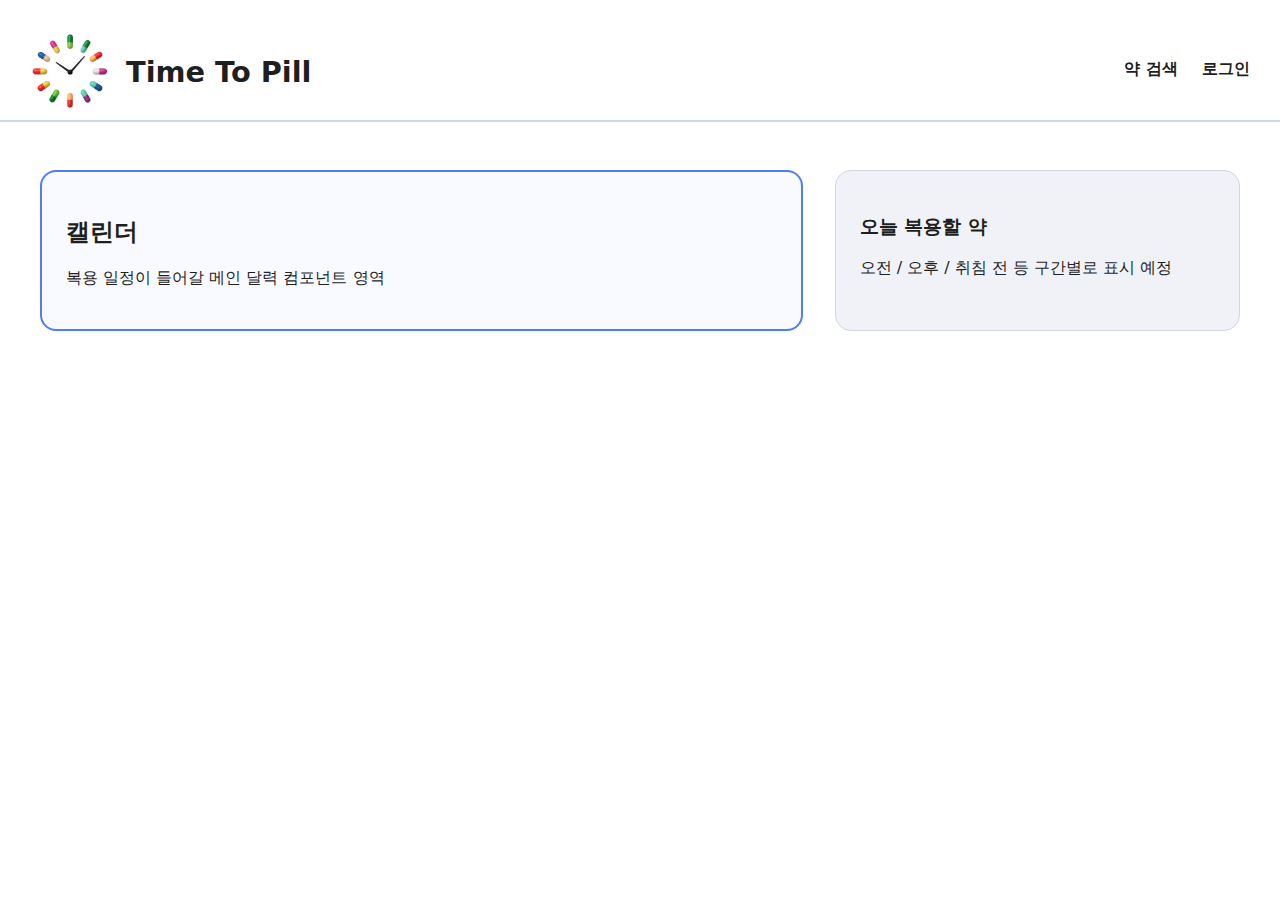
<file: src/main/resources/static/index.html>
<!DOCTYPE html>
<html lang="ko">
<head>
    <meta charset="UTF-8">
    <title>Time To Pill | 홈</title>
    <link rel="stylesheet" href="css/styles.css">
</head>
<body>
<header class="app-header">
    <div class="brand">
        <div class="brand__icon" aria-hidden="true" onclick><img src="img/logo.png" alt="Time To Pill 로고"></div>
        <div class="brand__title">Time To Pill</div>
    </div>
    <nav class="header-links">
        <a class="header-links__item">약 검색</a>     <!--로그인 전에는 약 검색 기능 막기에 대한 추후 고민 필요-->
        <a class="header-links__item" href="login.html">로그인</a>
    </nav>
</header>

<main>
    <section class="stack stack--spread">
        <div class="card card--outline" style="flex:2;">
            <h2>캘린더</h2>
            <p>복용 일정이 들어갈 메인 달력 컴포넌트 영역</p>
        </div>
        <div class="card" style="flex:1;">
            <h3>오늘 복용할 약</h3>
            <p>오전 / 오후 / 취침 전 등 구간별로 표시 예정</p>
        </div>
    </section>
</main>
</body>
</html>
</file>
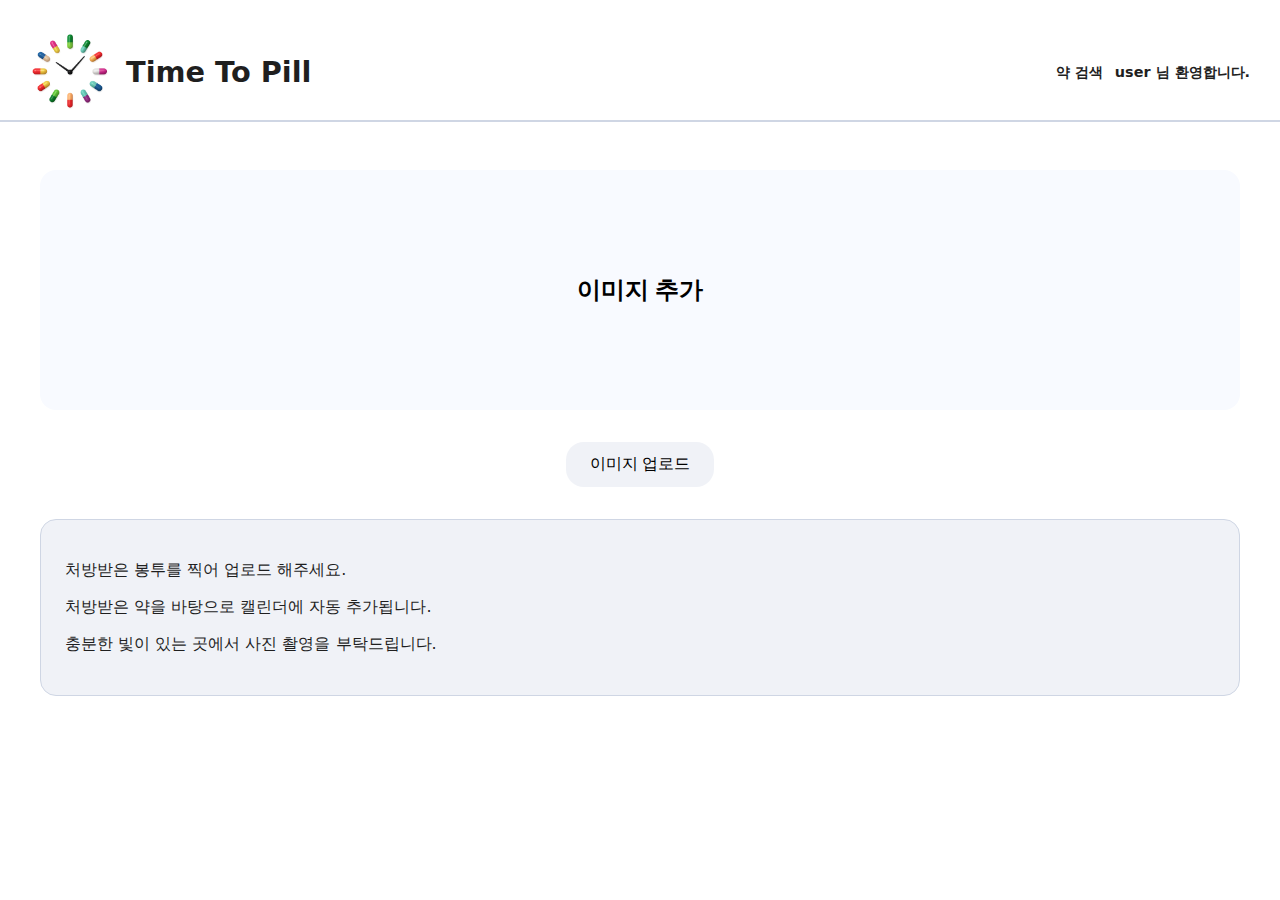
<file: src/main/resources/static/add-pill.html>
<!DOCTYPE html>
<html lang="ko">
<head>
    <meta charset="UTF-8">
    <title>복용 약 추가 | Time To Pill</title>
    <link rel="stylesheet" href="css/styles.css">
</head>
<body>
<header class="app-header">
    <div class="brand">
        <div class="brand__icon" aria-hidden="true">
            <a href="home-auth.html">
                <img src="img/logo.png" alt="Time To Pill 로고">
            </a>
        </div>
        <a class="brand__title">Time To Pill</a>
    </div>
    <div class="header-links user-slot">
        <div class="user-slot__menu dropdown">
            <span class="dropdown__toggle">약 검색</span>
            <div class="dropdown__menu" role="menu">
                <a class="header-links__item" href="add-pill.html" role="menuitem">처방약 검색</a>
                <a class="header-links__item" href="search.html" role="menuitem">비처방약 검색</a>
            </div>
        </div>
        <div class="user-slot__menu dropdown">
            <span class="dropdown__toggle">user 님 환영합니다.</span>
            <div class="dropdown__menu" role="menu">
                <a class="header-links__item" href="mypage.html" role="menuitem">마이페이지</a>
                <a class="header-links__item" href="index.html" role="menuitem">로그아웃</a>
            </div>
        </div>
    </div>
</header>

<main>
    <section class="stack stack--column">
        <button class="card card--outline" style="min-height:240px; border:none; cursor:pointer;">
            <h2>이미지 추가</h2>
        </button>
        <button class="btn" style="align-self:center;" onclick="location.href='alerts.html'">이미지 업로드</button>
        <div class="card">
            <p>처방받은 봉투를 찍어 업로드 해주세요.</p>
            <p>처방받은 약을 바탕으로 캘린더에 자동 추가됩니다.</p>
            <p>충분한 빛이 있는 곳에서 사진 촬영을 부탁드립니다.</p>
        </div>
    </section>
</main>
</body>
</html>
</file>
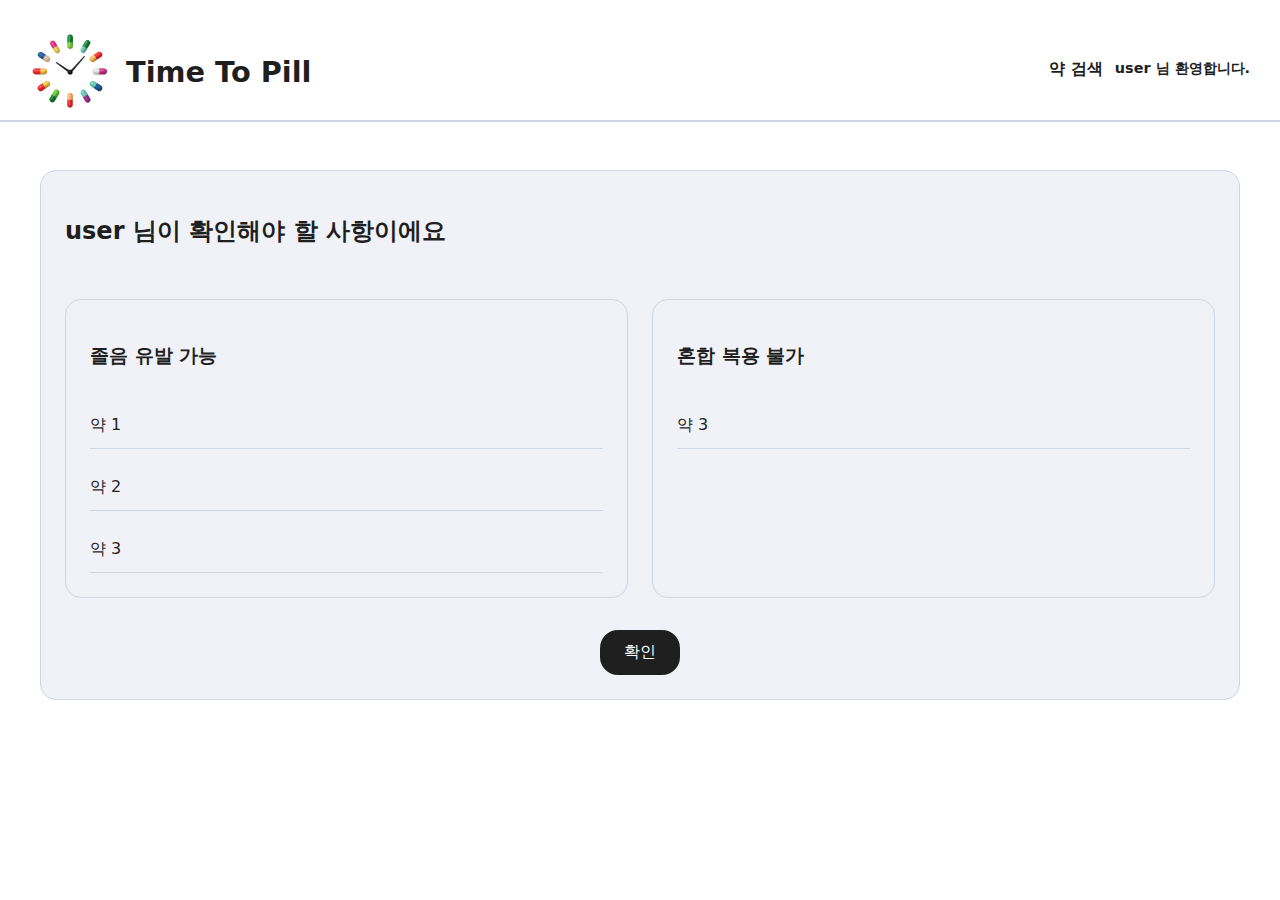
<file: src/main/resources/static/alerts.html>
<!DOCTYPE html>
<html lang="ko">
<head>
    <meta charset="UTF-8">
    <title>주의 약물 | Time To Pill</title>
    <link rel="stylesheet" href="css/styles.css">
</head>
<body>
<header class="app-header">
    <div class="brand">
        <div class="brand__icon" aria-hidden="true">
            <a href="home-auth.html">
                <img src="img/logo.png" alt="Time To Pill 로고">
            </a>
        </div>
        <a class="brand__title" href="home-auth.html">Time To Pill</a>
    </div>
    <div class="header-links user-slot">
        <a class="header-links__item" href="search.html">약 검색</a>
        <div class="user-slot__menu">
            <span>user 님 환영합니다.</span>
        </div>
    </div>
</header>

<main>
    <section class="card stack stack--column">
        <h2>user 님이 확인해야 할 사항이에요</h2>
        <div class="grid grid--two">
            <div class="card table-card">
                <h3>졸음 유발 가능</h3>
                <div class="table-card__row">약 1</div>
                <div class="table-card__row">약 2</div>
                <div class="table-card__row">약 3</div>
            </div>
            <div class="card table-card">
                <h3>혼합 복용 불가</h3>
                <div class="table-card__row">약 3</div>
            </div>
        </div>
        <a class="btn btn--primary" style="align-self:center;" href="add-pill.html">확인</a>
    </section>
</main>
</body>
</html>
</file>
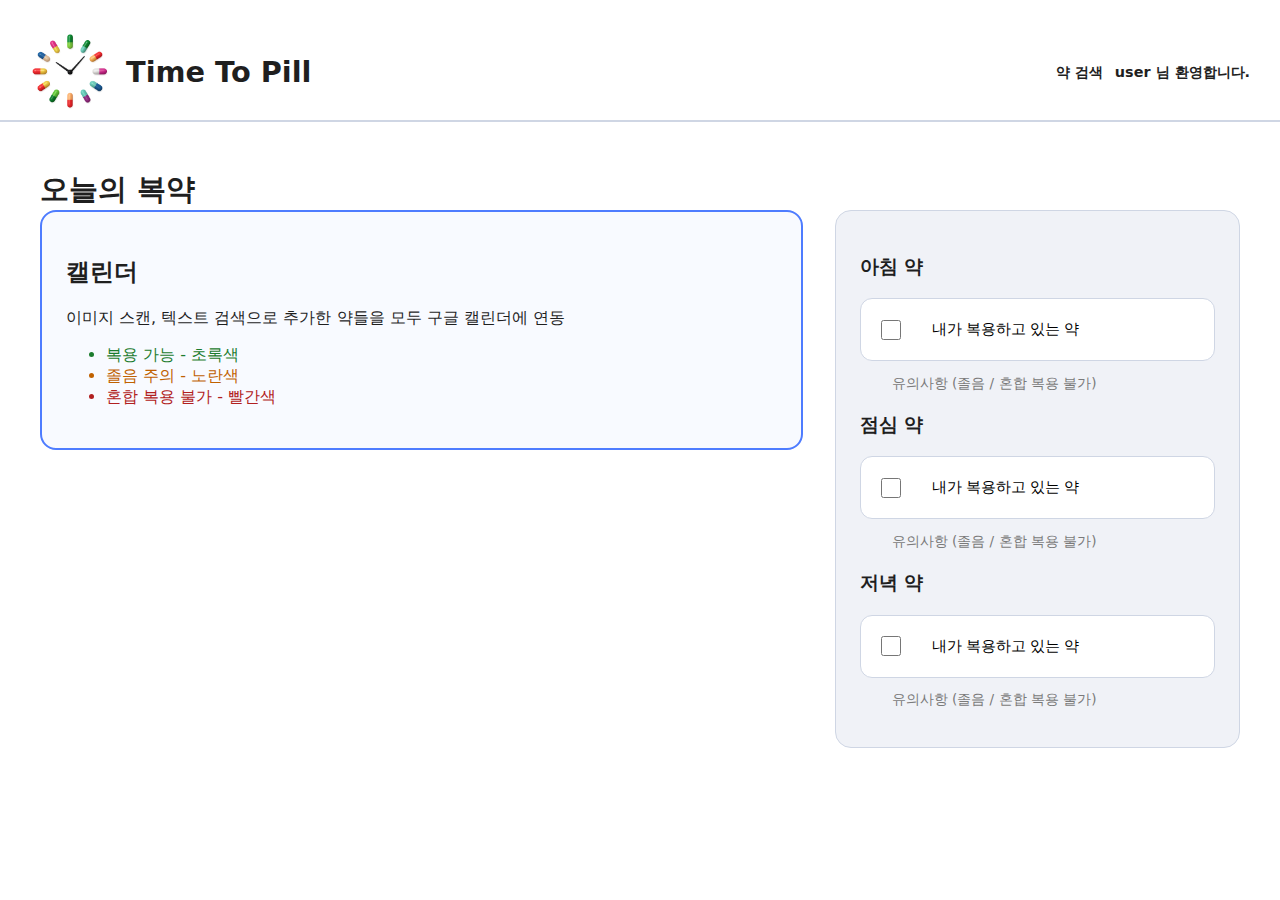
<file: src/main/resources/static/home-auth.html>
<!DOCTYPE html>
<html lang="ko">
<head>
    <meta charset="UTF-8">
    <title>Time To Pill | 홈 (로그인)</title>
    <link rel="stylesheet" href="css/styles.css">
</head>
<body>
<header class="app-header">
    <div class="brand">
        <div class="brand__icon" aria-hidden="true">
            <a href="home-auth.html">
                <img src="img/logo.png" alt="Time To Pill 로고">
            </a>
        </div>
        <div class="brand__title" onclick="location.href='home-auth.html'">Time To Pill</div>
    </div>
    <div class="header-links user-slot">
        <div class="user-slot__menu dropdown">
            <span class="dropdown__toggle">약 검색</span>
            <div class="dropdown__menu" role="menu">
                <a class="header-links__item" href="add-pill.html" role="menuitem">처방약 검색</a>
                <a class="header-links__item" href="search.html" role="menuitem">비처방약 검색</a>
            </div>
        </div>
        <div class="user-slot__menu dropdown">
            <span class="dropdown__toggle">user 님 환영합니다.</span>
            <div class="dropdown__menu" role="menu">
                <a class="header-links__item" href="mypage.html" role="menuitem">마이페이지</a>
                <a class="header-links__item" href="index.html" role="menuitem">로그아웃</a>
            </div>
        </div>
    </div>
</header>

<main>
    <div class="brand__title">오늘의 복약</div>
    <section class="stack stack--spread" style="align-items:flex-start;">
        <div class="card card--outline" style="flex:2;">
            <h2>캘린더</h2>
            <p>이미지 스캔, 텍스트 검색으로 추가한 약들을 모두 구글 캘린더에 연동</p>
            <ul>
                <li class="pill-status--ok">복용 가능 - 초록색</li>
                <li class="pill-status--warn">졸음 주의 - 노란색</li>
                <li class="pill-status--danger">혼합 복용 불가 - 빨간색</li>
            </ul>
        </div>
        <div class="card" style="flex:1;">
            <div class="pill-section">
                <h3>아침 약</h3>
                <div class="checkbox-row">
                    <input type="checkbox">
                    <button type="button" class="pill-detail-btn" data-pill="아침 약 1">내가 복용하고 있는 약</button>
                </div>
                <p class="warning-note">유의사항 (졸음 / 혼합 복용 불가)</p>
            </div>
            <div class="pill-section" style="margin-top:16px;">
                <h3>점심 약</h3>
                <div class="checkbox-row">
                    <input type="checkbox">
                    <button type="button" class="pill-detail-btn" data-pill="점심 약 1">내가 복용하고 있는 약</button>
                </div>
                <p class="warning-note">유의사항 (졸음 / 혼합 복용 불가)</p>
            </div>
            <div class="pill-section" style="margin-top:16px;">
                <h3>저녁 약</h3>
                <div class="checkbox-row">
                    <input type="checkbox">
                    <button type="button" class="pill-detail-btn" data-pill="저녁 약 1">내가 복용하고 있는 약</button>
                </div>
                <p class="warning-note">유의사항 (졸음 / 혼합 복용 불가)</p>
            </div>
        </div>
    </section>
</main>
<div class="overlay" id="pillDetailOverlay" aria-hidden="true">
    <div class="modal-card" role="dialog" aria-modal="true">
        <button class="modal-card__close" aria-label="닫기">&times;</button>
        <h2 id="pillDetailTitle">약품 상세</h2>
        <p id="pillDetailDescription">선택한 약품의 상세 정보가 이곳에 표시됩니다.</p>
        <button class="btn btn--primary" id="pillDetailCloseBtn">닫기</button>
    </div>
</div>

<script>
    const overlay = document.getElementById('pillDetailOverlay');
    const titleEl = document.getElementById('pillDetailTitle');
    const descEl = document.getElementById('pillDetailDescription');
    const closeButtons = [overlay.querySelector('.modal-card__close'), document.getElementById('pillDetailCloseBtn')];

    document.querySelectorAll('.pill-detail-btn').forEach((btn) => {
        btn.addEventListener('click', () => {
            const pillName = btn.dataset.pill || '복용 중인 약';
            titleEl.textContent = pillName;
            descEl.textContent = `${pillName}의 효능, 복용 방법, 주의사항 등이 여기에 노출됩니다.`;
            overlay.classList.add('is-active');
            overlay.setAttribute('aria-hidden', 'false');
        });
    });

    const closeOverlay = () => {
        overlay.classList.remove('is-active');
        overlay.setAttribute('aria-hidden', 'true');
    };

    closeButtons.forEach((btn) => btn.addEventListener('click', closeOverlay));
    overlay.addEventListener('click', (event) => {
        if (event.target === overlay) {
            closeOverlay();
        }
    });
</script>
</body>
</html>
</file>
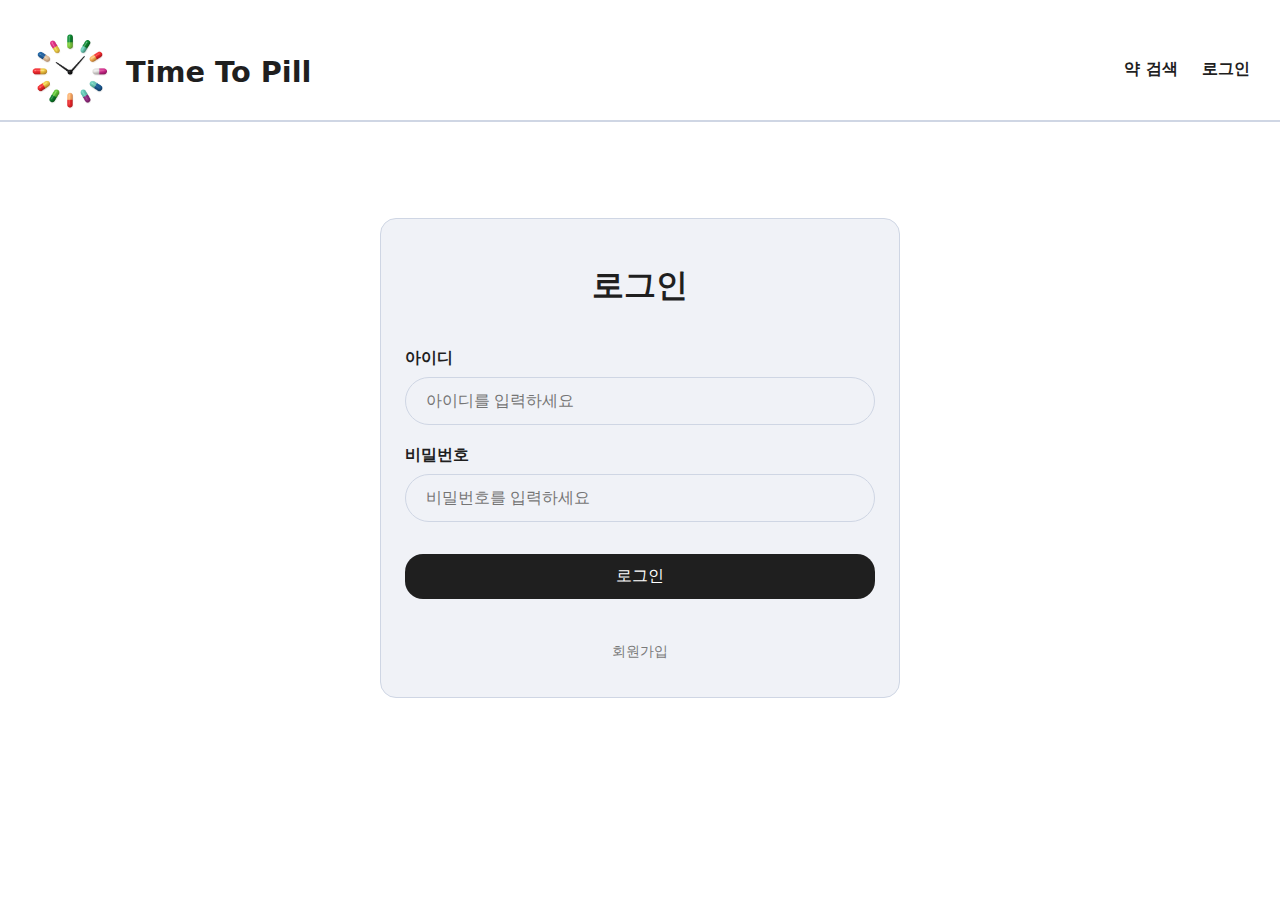
<file: src/main/resources/static/login.html>
<!DOCTYPE html>
<html lang="ko">
<head>
    <meta charset="UTF-8">
    <title>로그인 | Time To Pill</title>
    <link rel="stylesheet" href="css/styles.css">
</head>
<body>
<header class="app-header">
    <div class="brand">
        <div class="brand__icon" aria-hidden="true">
            <a href="home-auth.html">
                <img src="img/logo.png" alt="Time To Pill 로고">
            </a>
        </div>
        <a class="brand__title" href="index.html">Time To Pill</a>
    </div>
    <nav class="header-links">
        <a class="header-links__item" href="search.html">약 검색</a>
        <a class="header-links__item" href="login.html">로그인</a>
    </nav>
</header>

<main>
    <form class="form card">
        <h1 class="form__title">로그인</h1>
        <label class="form__group">
            <span class="form__label">아이디</span>
            <input class="form__input" type="text" placeholder="아이디를 입력하세요">
        </label>
        <label class="form__group">
            <span class="form__label">비밀번호</span>
            <input class="form__input" type="password" placeholder="비밀번호를 입력하세요">
        </label>
        <div class="stack stack--column" style="margin-top:32px;">
            <button type="button" class="btn btn--primary" onclick="location.href='home-auth.html'">로그인</button>
            <button type="button" class="form__helper" style="text-align:center;" onclick="location.href='register.html'">회원가입</button>
        </div>
    </form>
</main>
</body>
</html>
</file>
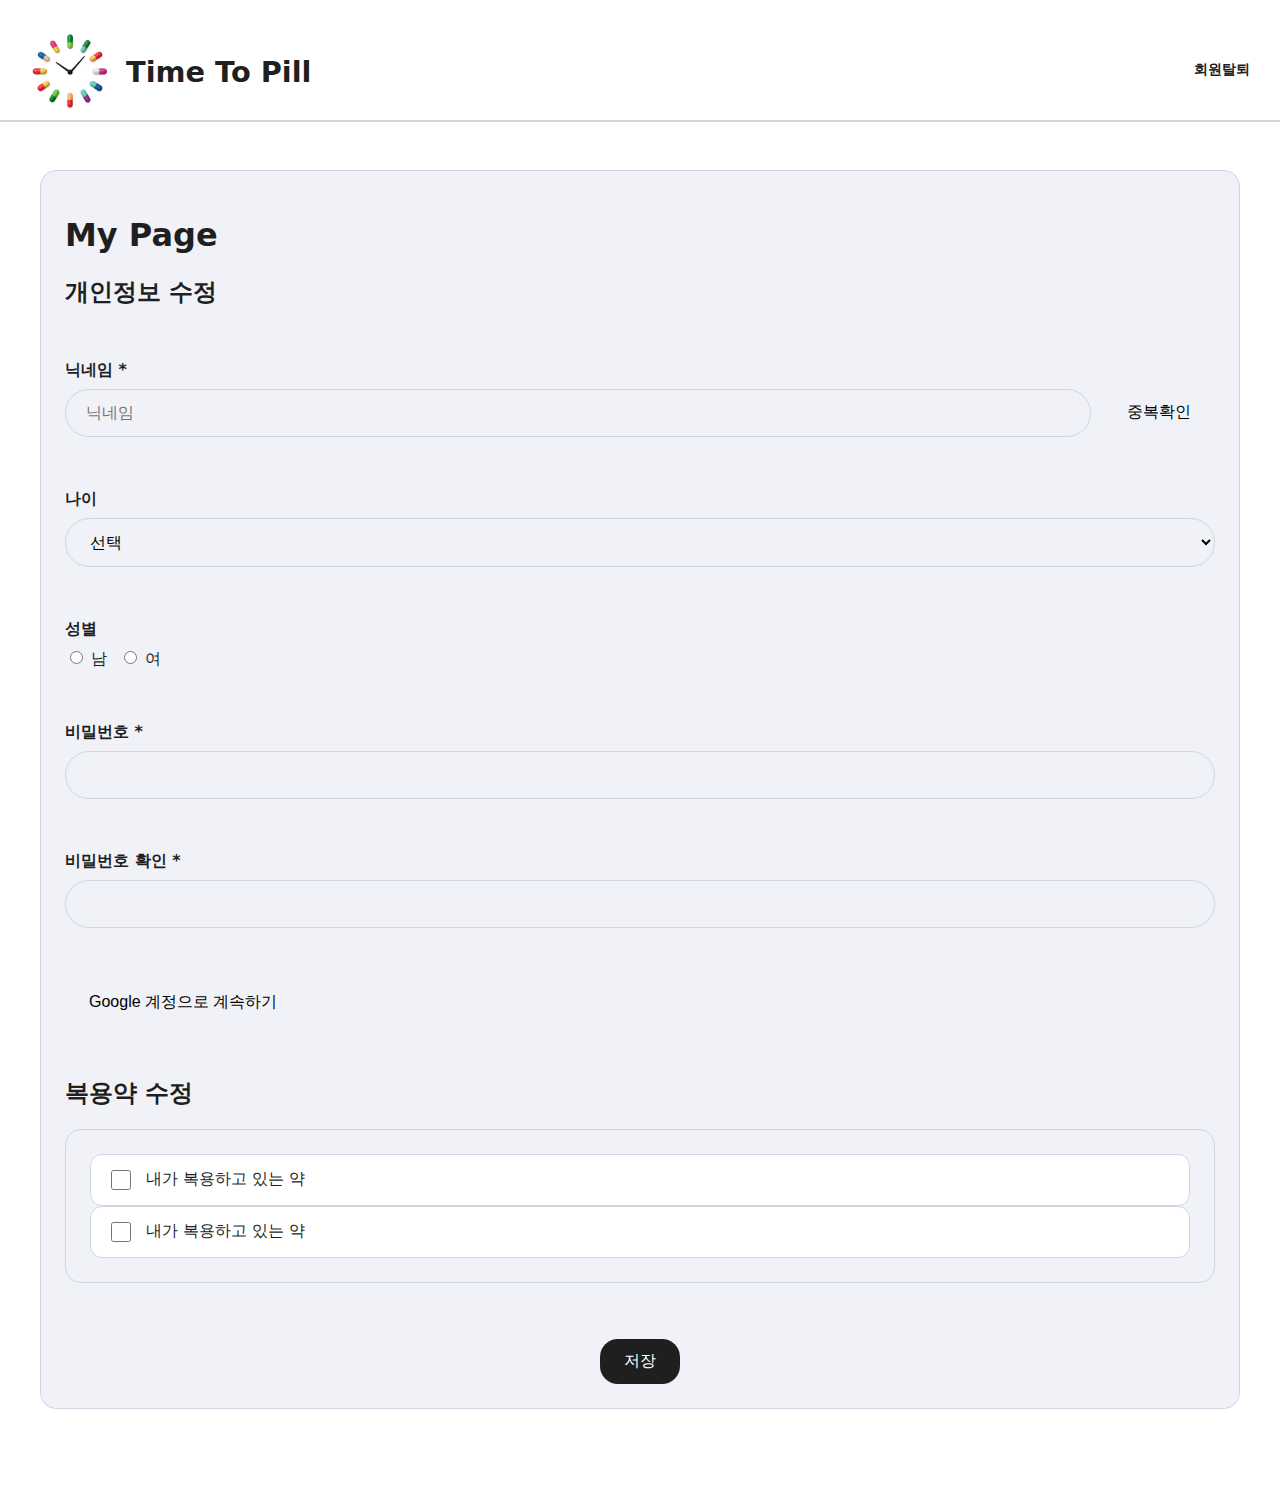
<file: src/main/resources/static/mypage.html>
<!DOCTYPE html>
<html lang="ko">
<head>
    <meta charset="UTF-8">
    <title>마이페이지 | Time To Pill</title>
    <link rel="stylesheet" href="css/styles.css">
</head>
<body>
<header class="app-header">
    <div class="brand">
        <div class="brand__icon" aria-hidden="true">
            <a href="home-auth.html">
                <img src="img/logo.png" alt="Time To Pill 로고">
            </a>
        </div>
        <a class="brand__title" href="home-auth.html">Time To Pill</a>
    </div>
    <div class="header-links user-slot">
        <!--<a class="header-links__item" href="search.html">약 검색</a>-->
        <div class="user-slot__menu">
            <!--<span>user 님 환영합니다.</span>-->
            <a class="header-links__item" href="index.html">회원탈퇴</a>
        </div>
    </div>
</header>

<main>
    <section class="card stack stack--column">
        <div>
            <h1>My Page</h1>
            <h2>개인정보 수정</h2>
        </div>
        <form class="stack stack--column">
            <div class="form__group">
                <span class="form__label">닉네임 *</span>
                <div class="form__inline">
                    <input class="form__input" type="text" placeholder="닉네임" style="flex:1;">
                    <button type="button" class="btn">중복확인</button>
                </div>
            </div>
            <div class="form__group">
                <span class="form__label">나이</span>
                <select class="form__select">
                    <option>선택</option>
                </select>
            </div>
            <div class="form__group">
                <span class="form__label">성별</span>
                <div class="form__inline">
                    <label><input type="radio" name="mypage-gender"> 남</label>
                    <label><input type="radio" name="mypage-gender"> 여</label>
                </div>
            </div>
            <label class="form__group">
                <span class="form__label">비밀번호 *</span>
                <input class="form__input" type="password">
            </label>
            <label class="form__group">
                <span class="form__label">비밀번호 확인 *</span>
                <input class="form__input" type="password">
            </label>
            <button type="button" class="btn" style="align-self:flex-start;">Google 계정으로 계속하기</button>
        </form>

        <section>
            <h2>복용약 수정</h2>
            <div class="card" style="max-height:220px; overflow:auto;">
                <div class="checkbox-row">
                    <input type="checkbox"> <span>내가 복용하고 있는 약</span>
                </div>
                <div class="checkbox-row">
                    <input type="checkbox"> <span>내가 복용하고 있는 약</span>
                </div>
            </div>
        </section>

        <button type="button" class="btn btn--primary" style="align-self:center; margin-top:24px;" onclick="location.href='home-auth.html'">저장</button>
    </section>
</main>
</body>
</html>
</file>
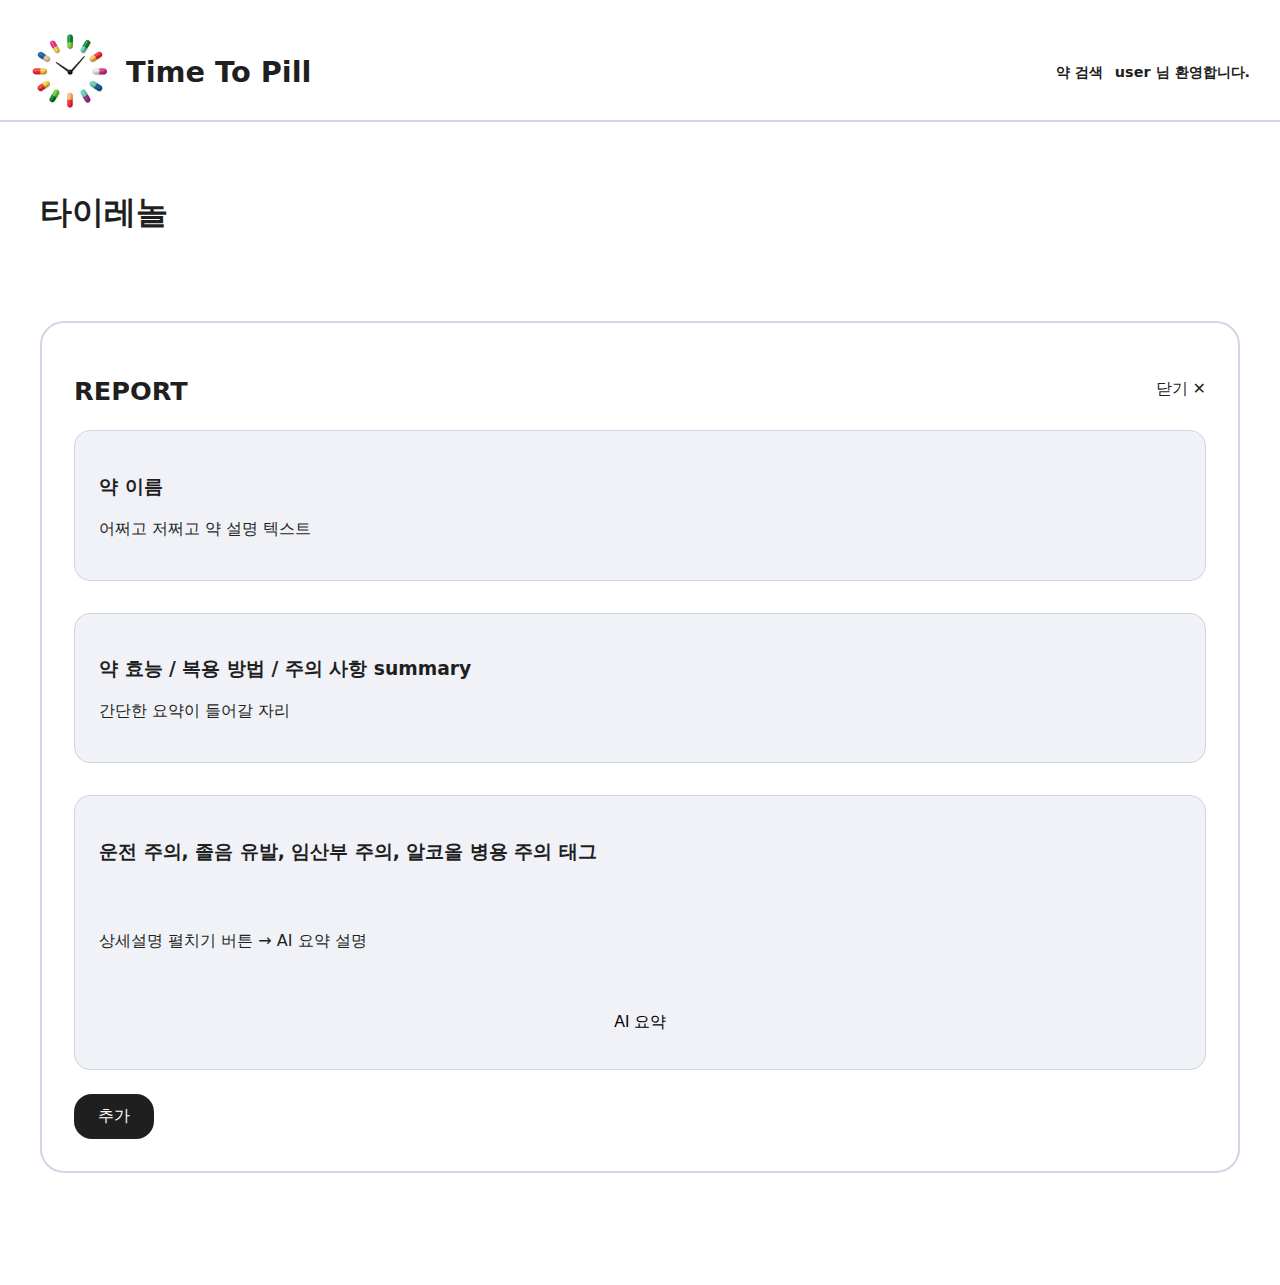
<file: src/main/resources/static/pill-report.html>
<!DOCTYPE html>
<html lang="ko">
<head>
    <meta charset="UTF-8">
    <title>약 리포트 | Time To Pill</title>
    <link rel="stylesheet" href="css/styles.css">
</head>
<body>
<header class="app-header">
    <div class="brand">
        <div class="brand__icon" aria-hidden="true">
            <a href="home-auth.html">
                <img src="img/logo.png" alt="Time To Pill 로고">
            </a>
        </div>
        <a class="brand__title" href="home-auth.html">Time To Pill</a>
    </div>
    <div class="header-links user-slot">
        <div class="user-slot__menu dropdown">
            <span class="dropdown__toggle">약 검색</span>
            <div class="dropdown__menu" role="menu">
                <a class="header-links__item" href="add-pill.html" role="menuitem">처방약 검색</a>
                <a class="header-links__item" href="search.html" role="menuitem">비처방약 검색</a>
            </div>
        </div>
        <div class="user-slot__menu dropdown">
            <span class="dropdown__toggle">user 님 환영합니다.</span>
            <div class="dropdown__menu" role="menu">
                <a class="header-links__item" href="mypage.html" role="menuitem">마이페이지</a>
                <a class="header-links__item" href="index.html" role="menuitem">로그아웃</a>
            </div>
        </div>
    </div>
</header>

<main>
    <section class="stack stack--column">
        <h1>타이레놀</h1>
        <article class="modal">
            <header class="stack stack--spread" style="align-items:center;">
                <h2 class="modal__title">REPORT</h2>
                <a class="header-links__item" href="search-results.html">닫기 ✕</a>
            </header>
            <div class="stack stack--column">
                <div class="card">
                    <h3>약 이름</h3>
                    <p>어쩌고 저쩌고 약 설명 텍스트</p>
                </div>
                <div class="card">
                    <h3>약 효능 / 복용 방법 / 주의 사항 summary</h3>
                    <p>간단한 요약이 들어갈 자리</p>
                </div>
                <div class="card stack stack--column">
                    <h3>운전 주의, 졸음 유발, 임산부 주의, 알코올 병용 주의 태그</h3>
                    <p>상세설명 펼치기 버튼 → AI 요약 설명</p>
                    <button class="btn" onclick="openAiSummaryModal()">AI 요약</button>
                </div>
            </div>
            <button class="btn btn--primary" style="margin-top:24px;" onclick="location.href='search-results.html'">추가</button>
        </article>
    </section>
</main>

<!-- AI 요약 모달 -->
<div class="overlay" id="aiSummaryModal">
    <div class="modal-card">
        <button class="modal-card__close" onclick="closeAiSummaryModal()" aria-label="닫기">✕</button>
        <div class="stack stack--column" style="gap: 16px;">
            <h2 style="margin: 0;">AI 요약</h2>
            <p style="color: var(--text-light); line-height: 1.6;">
                해당 약에 대한 리포트를 AI로 요약한 텍스트가 작성될 예정입니다.
            </p>
        </div>
    </div>
</div>

<script>
function openAiSummaryModal() {
    document.getElementById('aiSummaryModal').classList.add('is-active');
}

function closeAiSummaryModal() {
    document.getElementById('aiSummaryModal').classList.remove('is-active');
}

// 모달 외부 클릭 시 닫기
document.getElementById('aiSummaryModal').addEventListener('click', function(e) {
    if (e.target === this) {
        closeAiSummaryModal();
    }
});
</script>
</body>
</html>
</file>
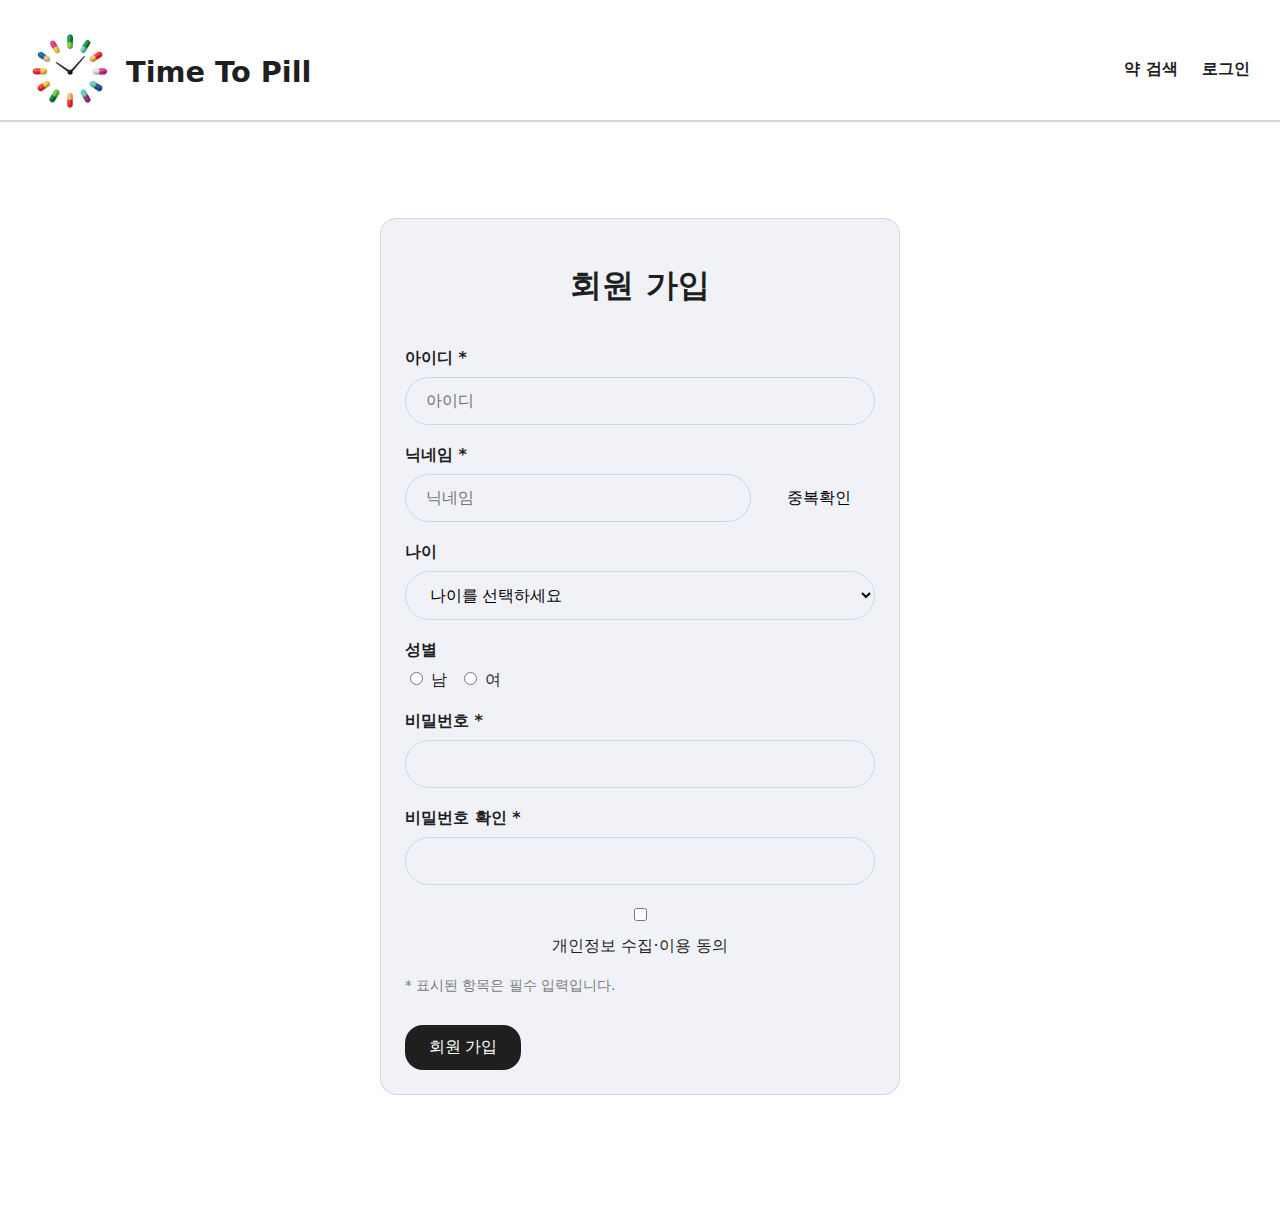
<file: src/main/resources/static/register.html>
<!DOCTYPE html>
<html lang="ko">
<head>
    <meta charset="UTF-8">
    <title>회원가입 | Time To Pill</title>
    <link rel="stylesheet" href="css/styles.css">
</head>
<body>
<header class="app-header">
    <div class="brand">
        <div class="brand__icon" aria-hidden="true">
            <a href="home-auth.html">
                <img src="img/logo.png" alt="Time To Pill 로고">
            </a>
        </div>
        <a class="brand__title" href="index.html">Time To Pill</a>
    </div>
    <nav class="header-links">
        <a class="header-links__item" href="search.html">약 검색</a>
        <a class="header-links__item" href="login.html">로그인</a>
    </nav>
</header>

<main>
    <form class="form card">
        <h1 class="form__title">회원 가입</h1>
        <label class="form__group">
            <span class="form__label">아이디 *</span>
            <input class="form__input" type="text" placeholder="아이디">
        </label>
        <div class="form__group">
            <span class="form__label">닉네임 *</span>
            <div class="form__inline">
                <input class="form__input" type="text" placeholder="닉네임" style="flex:1;">
                <button type="button" class="btn">중복확인</button>
            </div>
        </div>
        <div class="form__group">
            <span class="form__label">나이</span>
            <select class="form__select">
                <option>나이를 선택하세요</option>
            </select>
        </div>
        <div class="form__group">
            <span class="form__label">성별</span>
            <div class="form__inline">
                <label><input type="radio" name="gender"> 남</label>
                <label><input type="radio" name="gender"> 여</label>
            </div>
        </div>
        <label class="form__group">
            <span class="form__label">비밀번호 *</span>
            <input class="form__input" type="password">
        </label>
        <label class="form__group">
            <span class="form__label">비밀번호 확인 *</span>
            <input class="form__input" type="password">
        </label>
        <label class="form__group form__inline">
            <input type="checkbox">
            <span>개인정보 수집·이용 동의</span>
        </label>
        <p class="form__helper">* 표시된 항목은 필수 입력입니다.</p>
        <button type="button" class="btn btn--primary" style="margin-top:16px;" onclick="location.href='login.html'">회원 가입</button>
    </form>
</main>
</body>
</html>
</file>
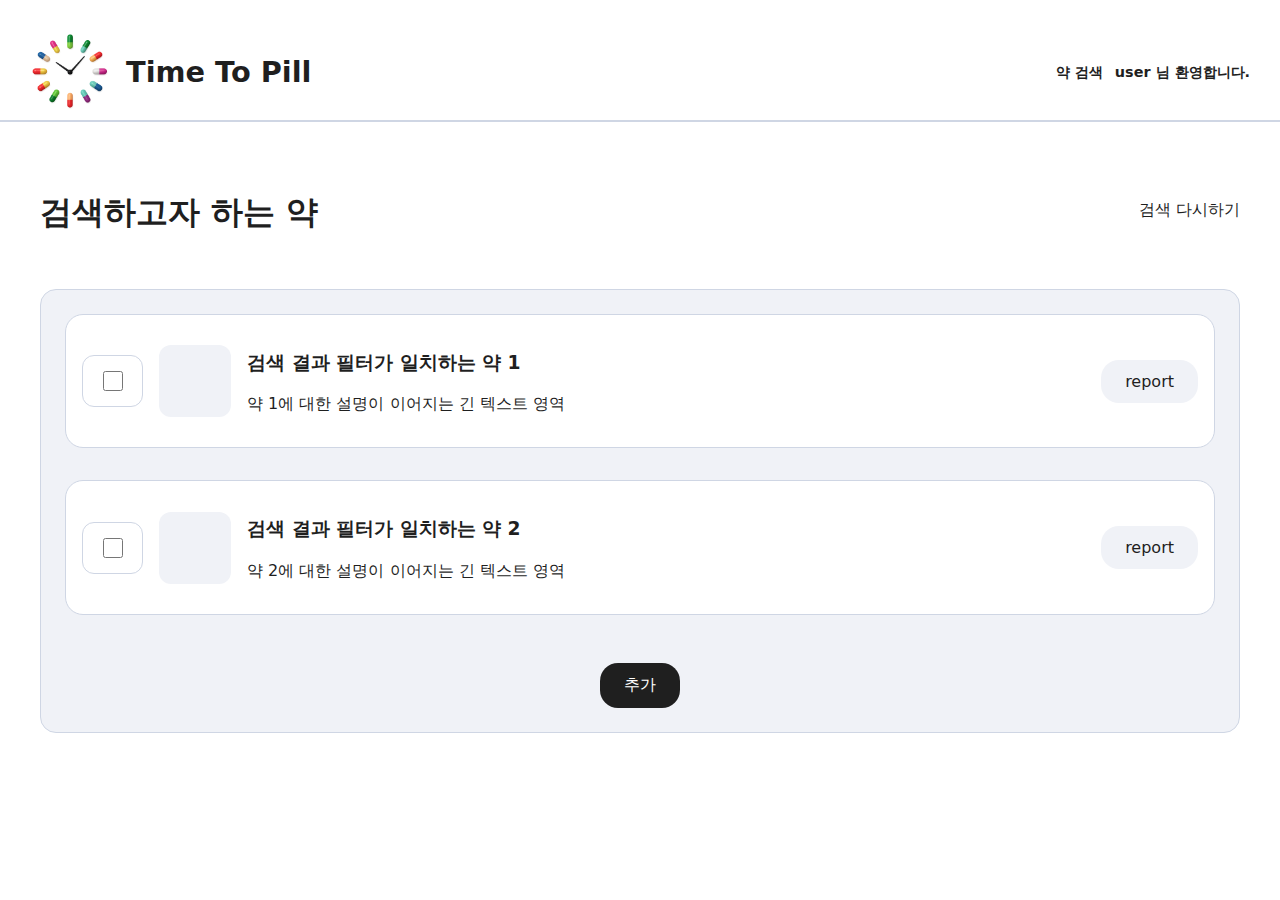
<file: src/main/resources/static/search-results.html>
<!DOCTYPE html>
<html lang="ko">
<head>
    <meta charset="UTF-8">
    <title>검색 결과 | Time To Pill</title>
    <link rel="stylesheet" href="css/styles.css">
</head>
<body>
<header class="app-header">
    <div class="brand">
        <div class="brand__icon" aria-hidden="true">
            <a href="home-auth.html">
                <img src="img/logo.png" alt="Time To Pill 로고">
            </a>
        </div>
        <a class="brand__title" href="home-auth.html">Time To Pill</a>
    </div>
    <div class="header-links user-slot">
        <div class="user-slot__menu dropdown">
            <span class="dropdown__toggle">약 검색</span>
            <div class="dropdown__menu" role="menu">
                <a class="header-links__item" href="add-pill.html" role="menuitem">처방약 검색</a>
                <a class="header-links__item" href="search.html" role="menuitem">비처방약 검색</a>
            </div>
        </div>
        <div class="user-slot__menu dropdown">
            <span class="dropdown__toggle">user 님 환영합니다.</span>
            <div class="dropdown__menu" role="menu">
                <a class="header-links__item" href="mypage.html" role="menuitem">마이페이지</a>
                <a class="header-links__item" href="index.html" role="menuitem">로그아웃</a>
            </div>
        </div>
    </div>
</header>

<main>
    <section class="stack stack--column">
        <header class="stack stack--spread" style="align-items:center;">
            <h1>검색하고자 하는 약</h1>
            <a class="header-links__item" href="search.html">검색 다시하기</a>
        </header>

        <article class="card stack stack--column">
            <div class="search-card">
                <label class="checkbox-row" style="margin:0;">
                    <input type="checkbox">
                </label>
                <div class="search-card__media" aria-hidden="true"></div>
                <div class="search-card__meta">
                    <h3>검색 결과 필터가 일치하는 약 1</h3>
                    <p>약 1에 대한 설명이 이어지는 긴 텍스트 영역</p>
                </div>
                <div class="search-card__actions">
                    <a class="btn" href="pill-report.html">report</a>
                </div>
            </div>

            <div class="search-card">
                <label class="checkbox-row" style="margin:0;">
                    <input type="checkbox">
                </label>
                <div class="search-card__media" aria-hidden="true"></div>
                <div class="search-card__meta">
                    <h3>검색 결과 필터가 일치하는 약 2</h3>
                    <p>약 2에 대한 설명이 이어지는 긴 텍스트 영역</p>
                </div>
                <div class="search-card__actions">
                    <a class="btn" href="pill-report.html">report</a>
                </div>
            </div>

            <button class="btn btn--primary" id="addConfirmButton" style="align-self:center; margin-top:16px;">추가</button>
            <!--<p class="form__helper" style="text-align:center;">추가 시 “추가 확인 메시지 박스” 띄우기</p>-->
        </article>
    </section>
</main>
<div class="overlay" id="addConfirmOverlay" aria-hidden="true">
    <div class="modal-card" role="dialog" aria-modal="true">
        <h2>추가하시겠습니까?</h2>
        <p>선택한 약을 복용 목록에 추가할까요?</p>
        <div class="stack stack--spread" style="margin-top:24px;">
            <button class="btn" id="addCancelBtn">아니오</button>
            <button class="btn btn--primary" id="addOkBtn">네</button>
        </div>
    </div>
</div>
<script>
    const addOverlay = document.getElementById('addConfirmOverlay');
    const addButton = document.getElementById('addConfirmButton');
    const goBackToSearch = () => window.location.href = 'search.html';

    const showAddModal = () => {
        addOverlay.classList.add('is-active');
        addOverlay.setAttribute('aria-hidden', 'false');
    };

    const hideAddModal = () => {
        addOverlay.classList.remove('is-active');
        addOverlay.setAttribute('aria-hidden', 'true');
        goBackToSearch();
    };

    addButton.addEventListener('click', showAddModal);
    document.getElementById('addOkBtn').addEventListener('click', hideAddModal);
    document.getElementById('addCancelBtn').addEventListener('click', hideAddModal);
    addOverlay.addEventListener('click', (event) => {
        if (event.target === addOverlay) {
            hideAddModal();
        }
    });
</script>
</body>
</html>
</file>
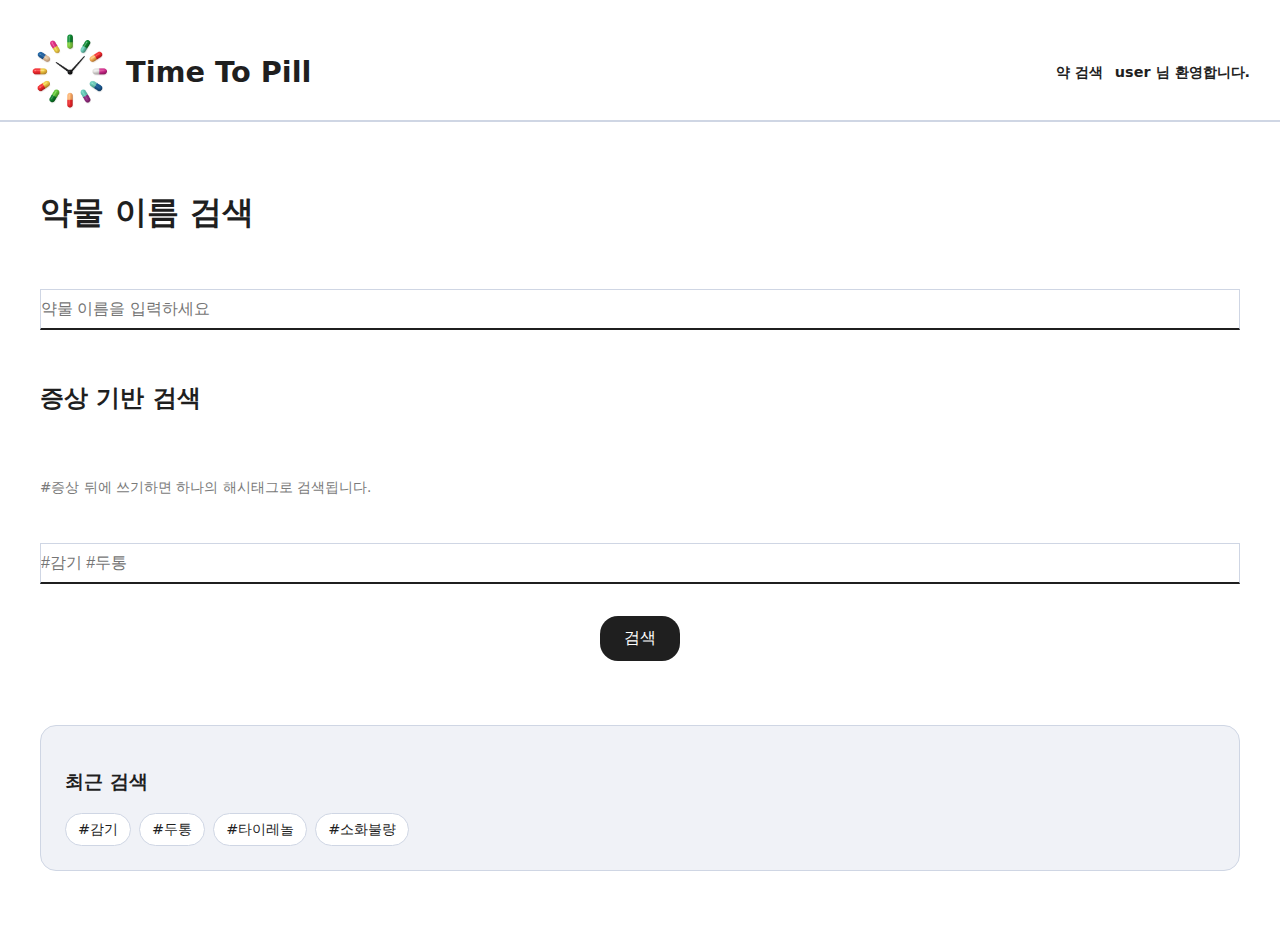
<file: src/main/resources/static/search.html>
<!DOCTYPE html>
<html lang="ko">
<head>
    <meta charset="UTF-8">
    <title>약 검색 | Time To Pill</title>
    <link rel="stylesheet" href="css/styles.css">
</head>
<body>
<header class="app-header">
    <div class="brand">
        <div class="brand__icon" aria-hidden="true">
            <a href="home-auth.html">
                <img src="img/logo.png" alt="Time To Pill 로고">
            </a>
        </div>
        <a class="brand__title" href="home-auth.html">Time To Pill</a>
    </div>
    <div class="header-links user-slot">
        <div class="user-slot__menu dropdown">
            <span class="dropdown__toggle">약 검색</span>
            <div class="dropdown__menu" role="menu">
                <a class="header-links__item" href="add-pill.html" role="menuitem">처방약 검색</a>
                <a class="header-links__item" href="search.html" role="menuitem">비처방약 검색</a>
            </div>
        </div>
        <div class="user-slot__menu dropdown">
            <span class="dropdown__toggle">user 님 환영합니다.</span>
            <div class="dropdown__menu" role="menu">
                <a class="header-links__item" href="mypage.html" role="menuitem">마이페이지</a>
                <a class="header-links__item" href="index.html" role="menuitem">로그아웃</a>
            </div>
        </div>
    </div>
</header>

<main>
    <section class="stack stack--column">
        <h1>약물 이름 검색</h1>
        <input class="form__input tag-input" type="text" placeholder="약물 이름을 입력하세요">

        <h2>증상 기반 검색</h2>
        <p class="form__helper">#증상 뒤에 쓰기하면 하나의 해시태그로 검색됩니다.</p>
        <input class="form__input tag-input" type="text" placeholder="#감기 #두통">

        <button class="btn btn--primary" style="align-self:center;" onclick="location.href='search-results.html'">검색</button>

        <div class="card" style="margin-top:32px;">
            <h3>최근 검색</h3>
            <div class="recent-tags">
                <span class="tag">#감기</span>
                <span class="tag">#두통</span>
                <span class="tag">#타이레놀</span>
                <span class="tag">#소화불량</span>
            </div>
        </div>
    </section>
</main>
</body>
</html>
</file>
<file: src/main/resources/static/css/styles.css>
/* Base typography and layout */
:root {
    --primary: #1f1f1f;
    --accent: #4e7cff;
    --border: #cfd6e4;
    --muted: #f0f2f7;
    --text-light: #7a7a7a;
    --white: #ffffff;
    font-family: 'Pretendard', 'Noto Sans KR', system-ui, -apple-system, BlinkMacSystemFont, 'Segoe UI', sans-serif;
}

*,
*::before,
*::after {
    box-sizing: border-box;
}

body {
    margin: 0;
    min-height: 100vh;
    background: var(--white);
    color: var(--primary);
}

main {
    width: min(1200px, 94vw);
    margin: 0 auto;
    padding: 48px 0 80px;
}

a {
    color: inherit;
    text-decoration: none;
}

img {
    max-width: 100%;
}

/* Header */
.app-header {
    display: flex;
    align-items: center;
    justify-content: space-between;
    padding: 32px 30px 8px 30px;
    border-bottom: 2px solid var(--border);
}

.brand {
    display: flex;
    align-items: center;
    gap: 16px;
}

.brand__icon {
    width: 80px;
    height: 80px;
    border-radius: 50%;
}

.brand__title {
    font-size: clamp(1.8rem, 2vw, 2.4rem);
    font-weight: 700;
}

.header-links {
    display: flex;
    gap: 24px;
    font-weight: 600;
}

.header-links__item {
    border-bottom: 2px solid transparent;
    padding-bottom: 4px;
}

.header-links__item:hover {
    border-color: var(--accent);
}

.user-slot {
    display: flex;
    gap: 12px;
}

.user-slot__menu {
    position: relative;
    display: inline-flex;
    flex-direction: column;
    gap: 4px;
    font-size: 0.9rem;
}

.dropdown {
    position: relative;
}

.dropdown__toggle {
    cursor: pointer;
    font-weight: 600;
}

.dropdown__menu {
    position: absolute;
    top: 100%;
    right: 0;
    display: flex;
    flex-direction: column;
    gap: 8px;
    padding: 16px;
    border-radius: 12px;
    border: 1px solid var(--border);
    background: var(--white);
    box-shadow: 0 12px 32px rgba(19, 24, 48, 0.12);
    min-width: 160px;
    opacity: 0;
    pointer-events: none;
    transform: translateY(8px);
    transition: opacity 0.15s ease, transform 0.15s ease;
}

.dropdown:hover .dropdown__menu,
.dropdown:focus-within .dropdown__menu {
    opacity: 1;
    pointer-events: all;
    transform: translateY(0);
}

.btn,
button {
    border: none;
    background: var(--muted);
    padding: 12px 24px;
    border-radius: 18px;
    font-size: 1rem;
    cursor: pointer;
    transition: transform 0.15s ease, box-shadow 0.15s ease;
}

.btn--primary {
    background: var(--primary);
    color: var(--white);
}

.btn:hover,
button:hover {
    transform: translateY(-2px);
    box-shadow: 0 8px 16px rgba(0, 0, 0, 0.12);
}

.card {
    background: var(--muted);
    border: 1px solid var(--border);
    border-radius: 16px;
    padding: 24px;
}

.card--outline {
    border: 2px solid var(--accent);
    background: #f8faff;
}

.stack {
    display: flex;
    gap: 32px;
}

.stack--column {
    flex-direction: column;
}

.stack--spread {
    justify-content: space-between;
}

.grid {
    display: grid;
    gap: 24px;
}

.grid--two {
    grid-template-columns: repeat(auto-fit, minmax(250px, 1fr));
}

.pill-section__title {
    font-size: 1.4rem;
    font-weight: 600;
    margin-bottom: 12px;
}

.list {
    list-style: none;
    padding: 0;
    margin: 0;
    display: flex;
    flex-direction: column;
    gap: 12px;
}

.checkbox-row {
    display: flex;
    align-items: center;
    gap: 12px;
    padding: 12px 16px;
    border-radius: 12px;
    border: 1px solid var(--border);
    background: var(--white);
}

.checkbox-row input[type="checkbox"] {
    width: 20px;
    height: 20px;
}

.warning-note {
    margin-left: 32px;
    font-size: 0.85rem;
    color: var(--text-light);
}

/* Forms */
.form {
    max-width: 520px;
    margin: 48px auto;
}

.form__title {
    text-align: center;
    font-size: 2rem;
    margin-bottom: 40px;
}

.form__group {
    display: flex;
    flex-direction: column;
    gap: 8px;
    margin-bottom: 20px;
}

.form__label {
    font-weight: 600;
}

.form__input,
.form__select,
.form__textarea {
    padding: 14px 20px;
    border-radius: 999px;
    border: 1px solid var(--border);
    background: var(--muted);
    font-size: 1rem;
}

.form__textarea {
    border-radius: 20px;
    min-height: 120px;
}

.form__inline {
    display: flex;
    gap: 12px;
    align-items: center;
}

.form__helper {
    font-size: 0.85rem;
    color: var(--text-light);
}

.tag-input {
    border-bottom: 2px solid var(--primary);
    border-radius: 0;
    padding: 10px 0;
    background: transparent;
}

.recent-tags {
    display: flex;
    flex-wrap: wrap;
    gap: 8px;
}

.tag {
    padding: 6px 12px;
    border-radius: 999px;
    background: var(--white);
    border: 1px solid var(--border);
    font-size: 0.9rem;
}

.search-card {
    display: flex;
    align-items: center;
    gap: 16px;
    padding: 16px;
    border-radius: 18px;
    border: 1px solid var(--border);
    background: var(--white);
}

.search-card__media {
    width: 72px;
    height: 72px;
    border-radius: 12px;
    background: var(--muted);
}

.search-card__meta {
    flex: 1;
}

.search-card__actions {
    display: flex;
    flex-direction: column;
    gap: 12px;
}

.modal {
    margin: 32px 0;
    padding: 32px;
    border-radius: 24px;
    border: 2px solid var(--border);
    background: var(--white);
}

.modal__title {
    font-size: 1.6rem;
    margin-bottom: 24px;
}

.pill-status--ok {
    color: #1c7c2e;
}

.pill-status--warn {
    color: #c06100;
}

.pill-status--danger {
    color: #b12020;
}

.table-card {
    display: flex;
    flex-direction: column;
    gap: 16px;
}

.table-card__row {
    padding: 12px 0;
    border-bottom: 1px solid var(--border);
}

.pill-detail-btn {
    border-radius: 12px;
    padding: 8px 16px;
    background: white;
    font-size: 0.95rem;
}

.overlay {
    position: fixed;
    inset: 0;
    background: rgba(0, 0, 0, 0.5);
    backdrop-filter: blur(2px);
    display: flex;
    align-items: center;
    justify-content: center;
    padding: 24px;
    visibility: hidden;
    opacity: 0;
    transition: opacity 0.2s ease;
    z-index: 100;
}

.overlay.is-active {
    visibility: visible;
    opacity: 1;
}

.modal-card {
    background: var(--white);
    border-radius: 20px;
    padding: 32px;
    max-width: 520px;
    width: 100%;
    box-shadow: 0 24px 48px rgba(12, 18, 38, 0.25);
    position: relative;
}

.modal-card__close {
    position: absolute;
    top: 16px;
    right: 16px;
    background: none;
    border: none;
    font-size: 1.5rem;
    cursor: pointer;
    color: var(--text-light);
    width: 32px;
    height: 32px;
    display: flex;
    align-items: center;
    justify-content: center;
    border-radius: 50%;
    transition: background-color 0.2s ease, color 0.2s ease;
}

.modal-card__close:hover {
    background-color: var(--muted);
    color: var(--primary);
}

@media (max-width: 720px) {
    main {
        padding: 32px 0 64px;
    }

    .app-header {
        flex-direction: column;
        gap: 16px;
    }

    .stack {
        flex-direction: column;
    }
}
</file>
